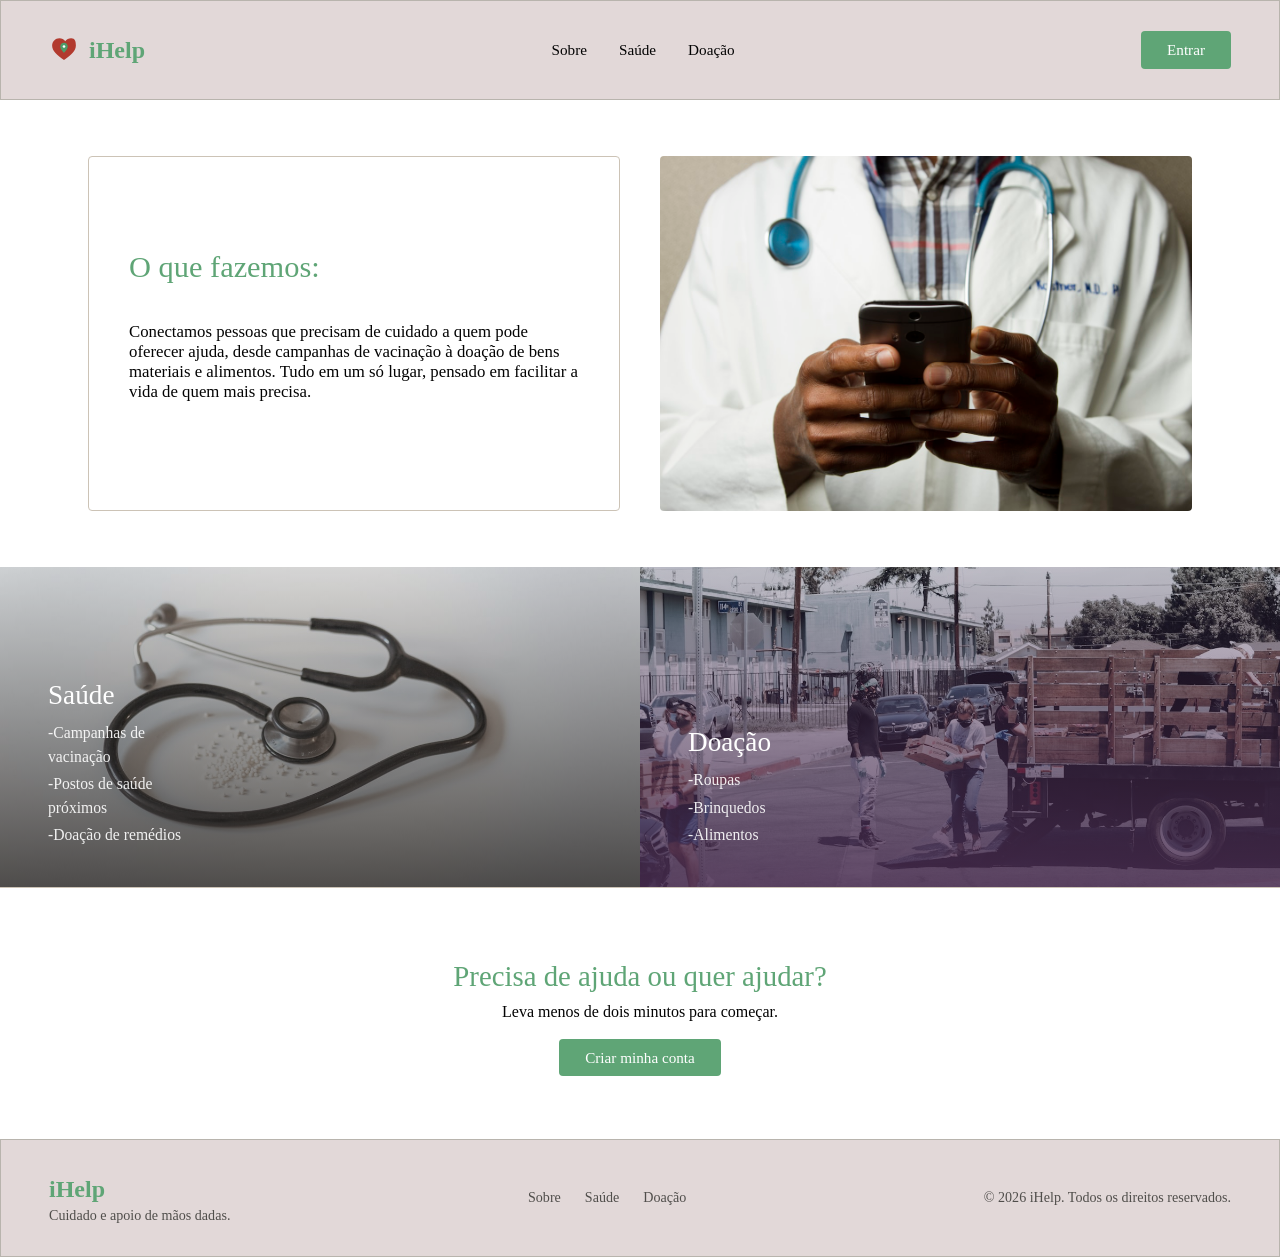
<file: index.html>
<!DOCTYPE html>
<html lang="pt-BR">

<head>

        <meta charset="UTF-8">
        <meta name="viewport" content="width=device-width, initial-scale=1.0">

        <title>iHelp — Cuidado e apoio para quem precisa</title>

        <link 
            rel="stylesheet" 
            href="PaginaInicio.css"
        >
        
</head>

<body>
    
    <header class="barra_topo">

        <p class="marca">
        <img class="icone_marca" src="ihelp.svg" alt="Ícone iHelp">
        <span class="nome_site">iHelp</span>
        </p>

        <p class="barra_topo__links">
        <a href="#sobre">Sobre</a>
        <a href="#saude">Saúde</a>
        <a href="#doacao">Doação</a>
        </p>

        <a class="btn-entrar" href="Cad.html">Entrar</a>

    </header>
    
    <main>
        
        <section class="informações" id="sobre">

            <article class="informações__card">
                <p class="informações__title">O que fazemos:</p>
                <p class="informações__text">
                    Conectamos pessoas que precisam de cuidado a quem pode oferecer ajuda,
                    desde campanhas de vacinação à doação de bens materiais e alimentos. Tudo em um só
                    lugar, pensado em facilitar a vida de quem mais precisa.
                </p>
            </article>

            <figure class="informações__photo">
                <img src="médico.jpg" alt="Médico olhando o celular">
            </figure>

        </section>
        

        
        <section class="explicações">

            <article class="painel_saúde explicações__painel--saude" id="saude">
                <div class="explicações">
                    <h2>Saúde</h2>
                    <p>-Campanhas de vacinação</p>
                    <p>-Postos de saúde próximos</p>
                    <p>-Doação de remédios</p>
                </div>
            </article>

      
            <article class="painel_doacao explicações__painel--doacao" id="doacao">
                <div class="explicações">
                    <h2>Doação</h2>
                    <p>-Roupas</p>
                    <p>-Brinquedos</p>
                    <p>-Alimentos</p>
                </div>
            </article>

        </section>
            
        <section class="chamada">

            <h2>Precisa de ajuda ou quer ajudar?</h2>
            <p>Leva menos de dois minutos para começar.</p>
            <a class="btn-entrar" href="Cad.html">Criar minha conta</a>

        </section>
        
    </main>

    
    <footer class="rodape">

        <div class="rodape__marca">
            <p class="nome_site">iHelp</p>
            <p>Cuidado e apoio de mãos dadas.</p>
        </div>

    
        <nav class="rodape__links">
            <a href="#sobre">Sobre</a>
            <a href="#saude">Saúde</a>
            <a href="#doacao">Doação</a>
        </nav>

    
        <p class="rodape__copy">© 2026 iHelp. Todos os direitos reservados.</p>

    </footer>
    
</body>

</html>
</file>
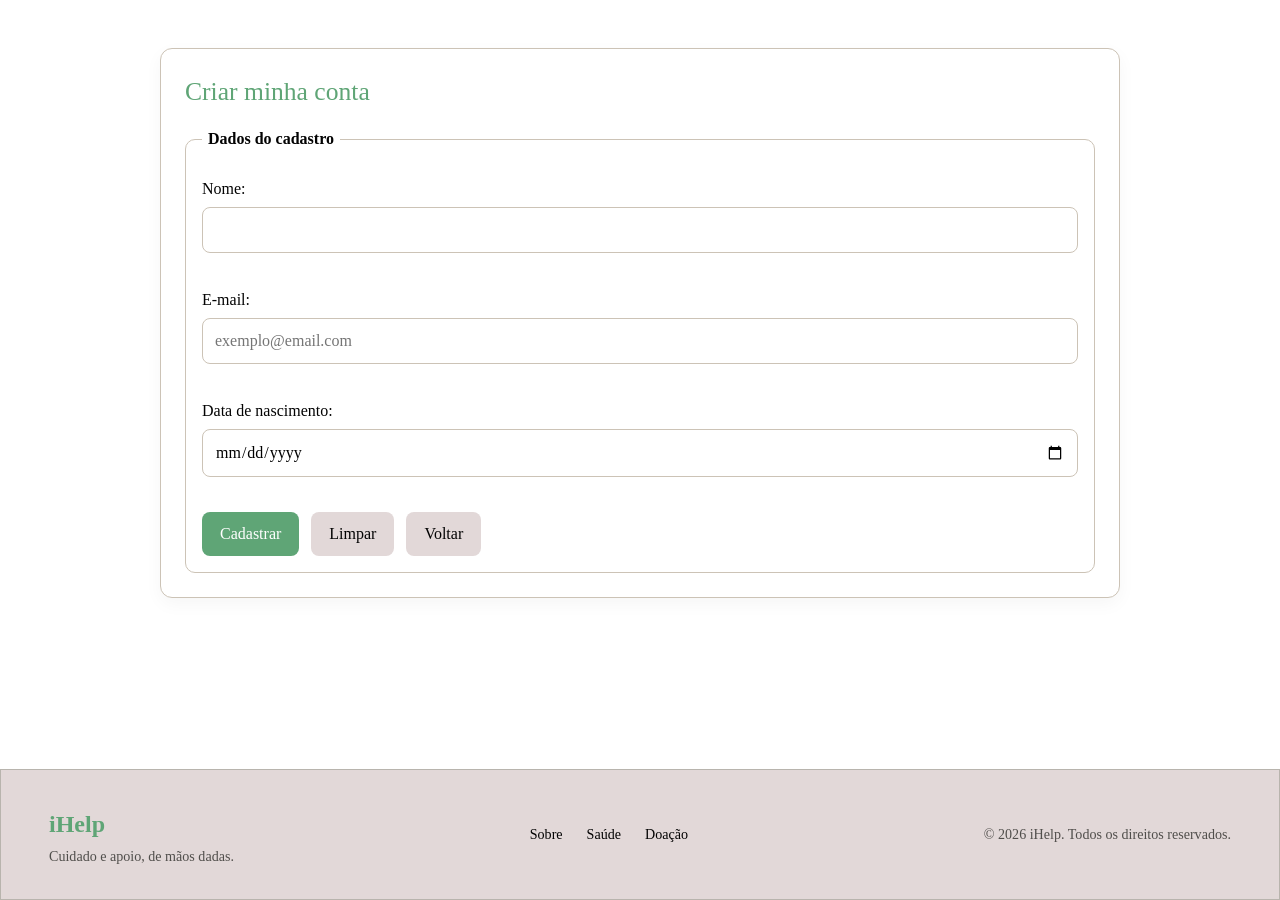
<file: Cad.html>
<!DOCTYPE html>
<html lang="pt-BR">

<head>
    <meta charset="UTF-8">
    <meta name="viewport" content="width=device-width, initial-scale=1">

    <title>iHelp — Criar minha conta</title>


    <link
        rel="stylesheet"
        href="Cad.css"
    >

    <script
        src="Cad.js"
        defer
    ></script>
</head>

<body>

    <main class="container">

        <section class="card">

            <section id="area-cadastro">

                <h2 class="destaque">
                    Criar minha conta
                </h2>

                <section
                    class="erros"
                    id="erros"
                    role="alert"
                    hidden
                >
                    <p>Cadastro não realizado:</p>
                    <menu id="erros-lista"></menu>
                </section>

                <form
                    action="mapa.html"
                    method="get"
                    id="form-cadastro"
                    novalidate
                >

                    <fieldset>

                        <legend>
                            Dados do cadastro
                        </legend>

                        <label for="nome">
                            Nome:
                        </label>

                        <input
                            type="text"
                            id="nome"
                            name="nome"
                            aria-describedby="nome-msg"
                        >
                        <small
                            class="campo__msg"
                            id="nome-msg"
                        ></small>

                        <label for="email">
                            E-mail:
                        </label>

                        <input
                            type="email"
                            id="email"
                            name="email"
                            placeholder="exemplo@email.com"
                            aria-describedby="email-msg"
                        >
                        <small
                            class="campo__msg"
                            id="email-msg"
                        ></small>

                        <label for="nascimento">
                            Data de nascimento:
                        </label>

                        <input
                            type="date"
                            id="nascimento"
                            name="nascimento"
                            aria-describedby="nascimento-msg"
                        >
                        <small
                            class="campo__msg"
                            id="nascimento-msg"
                        ></small>

                        <div class="acoes">

                            <button type="submit">
                                Cadastrar
                            </button>

                            <button
                                type="reset"
                                class="secundario"
                            >
                                Limpar
                            </button>

                            <a
                                href="index.html"
                                class="secundario"
                            >
                                Voltar
                            </a>

                        </div>

                    </fieldset>

                </form>

            </section>

            <section
                id="area-ja-cadastrado"
                hidden
            >

                <h2 class="destaque">
                    Cadastro já realizado
                </h2>

                <div class="acoes">

                    <button
                        type="button"
                        id="btn-sair"
                        class="secundario"
                    >
                        Sair da conta
                    </button>

                    <button
                        type="button"
                        id="btn-outra-conta"
                        class="secundario"
                    >
                        Entrar/Criar outra conta
                    </button>

                    <a href="mapa.html">
                        Ir para o iHelp
                    </a>

                </div>

            </section>

        </section>

    </main>

    <footer class="rodape">

        <div class="rodape__marca">
            <p class="nome_site">iHelp</p>
            <p>Cuidado e apoio, de mãos dadas.</p>
        </div>

        <div class="rodape__links">
            <a href="index.html#sobre">Sobre</a>
            <a href="index.html#saude">Saúde</a>
            <a href="index.html#doacao">Doação</a>
        </div>

        <p class="rodape__copy">© 2026 iHelp. Todos os direitos reservados.</p>

    </footer>

</body>

</html>
</file>
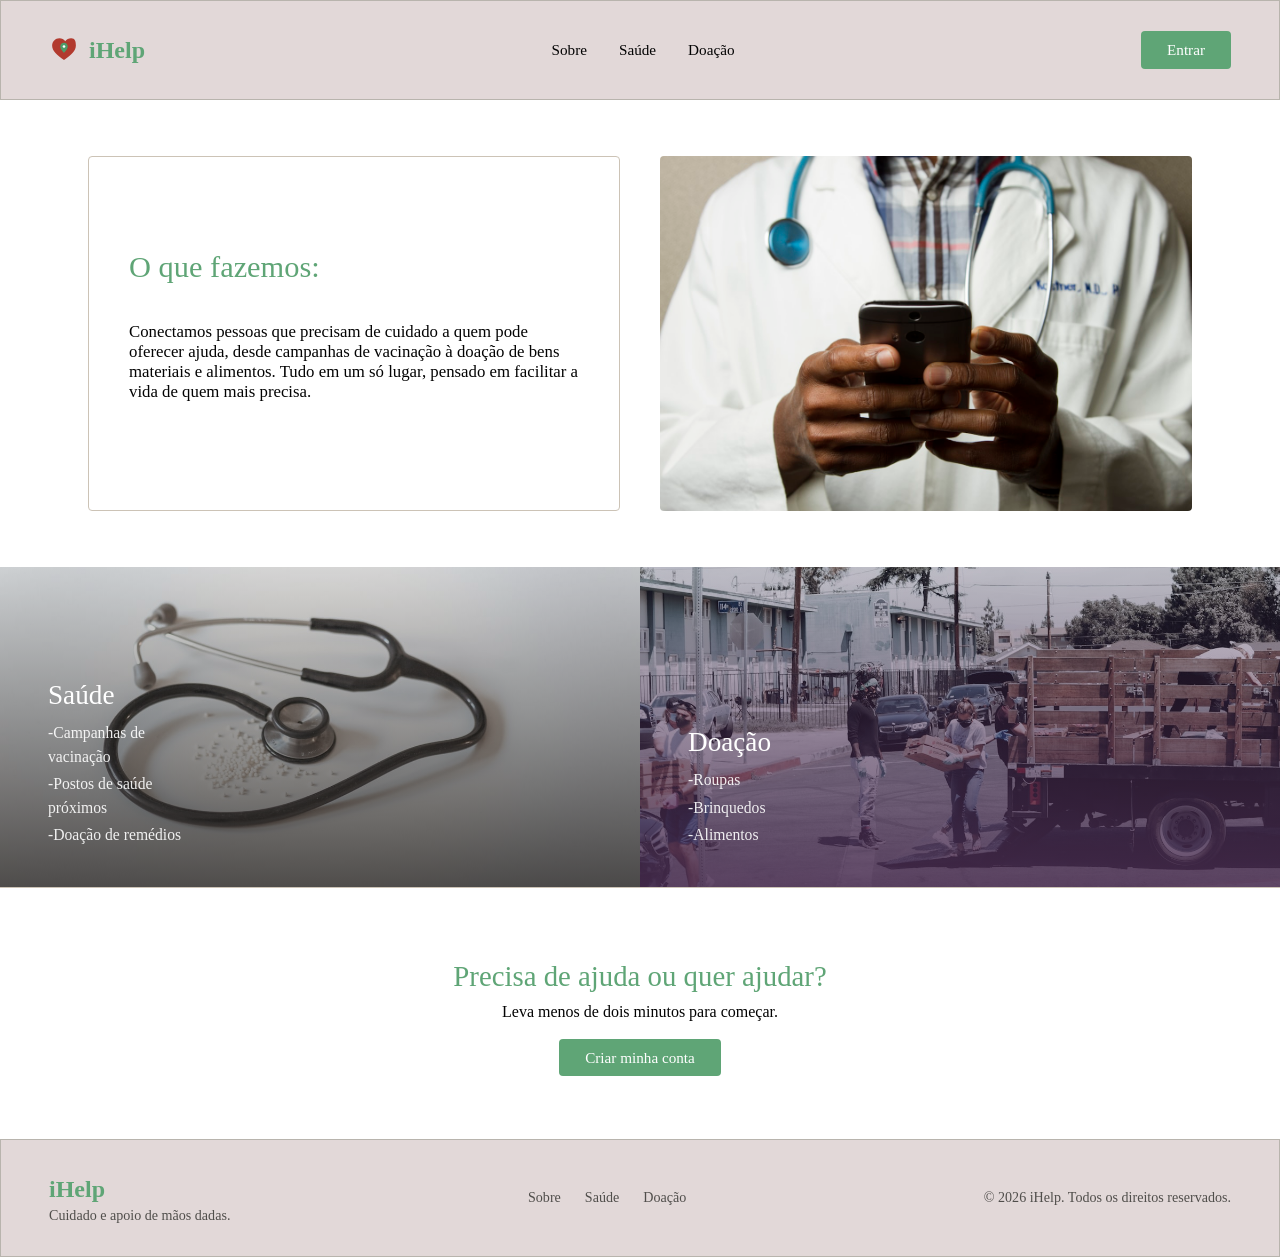
<file: PaginaInicio.html>
<!DOCTYPE html>
<html lang="pt-BR">

<head>

        <title>iHelp — Cuidado e apoio para quem precisa</title>

        <link 
            rel="stylesheet" 
            href="PaginaInicio.css"
        >
        
</head>

<body>
    
    <header class="barra_topo">

        <p class="marca">
        <img class="icone_marca" src="ihelp.svg" alt="Ícone iHelp">
        <span class="nome_site">iHelp</span>
        </p>

        <p class="barra_topo__links">
        <a href="#sobre">Sobre</a>
        <a href="#saude">Saúde</a>
        <a href="#doacao">Doação</a>
        </p>

        <a class="btn-entrar" href="Cad.html">Entrar</a>

    </header>
    
    <main>
        
        <section class="informações" id="sobre">

            <article class="informações__card">
                <p class="informações__title">O que fazemos:</p>
                <p class="informações__text">
                    Conectamos pessoas que precisam de cuidado a quem pode oferecer ajuda,
                    desde campanhas de vacinação à doação de bens materiais e alimentos. Tudo em um só
                    lugar, pensado em facilitar a vida de quem mais precisa.
                </p>
            </article>

            <figure class="informações__photo">
                <img src="médico.jpg" alt="Médico olhando o celular">
            </figure>

        </section>
        

        
        <section class="explicações">

            <article class="painel_saúde explicações__painel--saude" id="saude">
                <div class="explicações">
                    <h2>Saúde</h2>
                    <p>-Campanhas de vacinação</p>
                    <p>-Postos de saúde próximos</p>
                    <p>-Doação de remédios</p>
                </div>
            </article>

      
            <article class="painel_doacao explicações__painel--doacao" id="doacao">
                <div class="explicações">
                    <h2>Doação</h2>
                    <p>-Roupas</p>
                    <p>-Brinquedos</p>
                    <p>-Alimentos</p>
                </div>
            </article>

        </section>
            
        <section class="chamada">

            <h2>Precisa de ajuda ou quer ajudar?</h2>
            <p>Leva menos de dois minutos para começar.</p>
            <a class="btn-entrar" href="Cad.html">Criar minha conta</a>

        </section>
        
    </main>

    
    <footer class="rodape">

        <div class="rodape__marca">
            <p class="nome_site">iHelp</p>
            <p>Cuidado e apoio de mãos dadas.</p>
        </div>

    
        <nav class="rodape__links">
            <a href="#sobre">Sobre</a>
            <a href="#saude">Saúde</a>
            <a href="#doacao">Doação</a>
        </nav>

    
        <p class="rodape__copy">© 2026 iHelp. Todos os direitos reservados.</p>

    </footer>
    
</body>

</html>
</file>
<file: PaginaInicio.css>
* { box-sizing: border-box; }

:root {
  --p: #5fa576;            
  --p-escuro: #35724a;     
  --cinza-claro: #e2d8d8;  
  --cinza-borda: #b8b4ad;  
  --branco: #FFFFFF;       
  --preto: #030303;        
  --cinza: #504e4b;        
  --linha: #ccc3b6;         

  --raio: 4px; 
}

html { scroll-behavior: smooth; } 

body { margin: 0; }

a { color: inherit; }

img {
  max-width: 100%;
  height: auto;
  display: block;
}


.barra_topo {
  display: flex;
  flex-direction: column;
  align-items: flex-start;
  gap: 12px;
  padding: 16px;
  background: var(--cinza-claro);
  border: 1px solid var(--cinza-borda); 
}

.marca,
.barra_topo__links {
  margin: 0;
}

.marca {
  display: flex;
  align-items: center;
  gap: 10px;
}

.icone_marca {
  width: 30px;
  height: 30px;
}

.nome_site {
  font-size: 1.5rem;
  font-weight: 600;
  color: var(--p); 
}

.barra_topo__links {
  display: flex;
  flex-wrap: wrap;
  gap: 8px 20px;
  font-size: 0.95rem;
}

.barra_topo__links a {
  text-decoration: none;
  color: var(--preto);
}

.barra_topo__links a:hover { color: var(--p); } 

.btn-entrar {
  font-weight: 500;
  font-size: 0.95rem;
  text-decoration: none;
  color: var(--branco);
  background: var(--p);
  padding: 10px 26px;
  border-radius: var(--raio);
}

.btn-entrar:hover {
  background: var(--p-escuro); 
  border-color: var(--p-escuro);
}

.informações {
  display: grid;
  grid-template-columns: 1fr;
  gap: 24px;
  align-items: stretch; 
  padding: 24px 16px;
  max-width: 1200px;
  margin: 0 auto; 
}


.informações__card {
  border: 1px solid var(--linha);
  border-radius: var(--raio);
  padding: 24px;
  display: flex;
  flex-direction: column;
  justify-content: center; 
}

.informações__title {
  font-size: 1.5rem;
  font-weight: 500;
  color: var(--p);
  margin: 0 0 20px;
  line-height: 1.25;
}

.informações__text {
  font-size: 1.05rem;
  color: var(--preto);
}


.informações__photo {
  margin: 0;
  border-radius: var(--raio);
  overflow: hidden; 
  height: 260px;
}

.informações__photo img {
  width: 100%;
  height: 100%;
  object-fit: cover; 
}



.explicações {
  display: grid;
  grid-template-columns: 1fr;
}


.painel_saúde,
.painel_doacao {
  position: relative;
  min-height: 320px;
  display: flex;
  align-items: flex-end; 
  background-size: cover;
  background-position: center;
  color: var(--branco); 
}


.painel_saúde {
  background-image: linear-gradient(180deg, rgba(32,29,27,0.15) 0%, rgba(32,29,27,0.78) 100%),
    url("Saúde.jpg");
}


.painel_doacao {
  background-image: linear-gradient(180deg, rgba(75,46,82,0.15) 0%, rgba(75,46,82,0.85) 100%),
    url("Doação.jpg");
}


.painel_saúde > .explicações,
.painel_doacao > .explicações {
  display: block; 
  padding: 24px 16px;
  max-width: 30ch;
}

.painel_saúde h2,
.painel_doacao h2 {
  font-weight: 500;
  font-size: 1.7rem;
  margin: 0 0 10px;
}

.painel_saúde p,
.painel_doacao p {
  margin: 0 0 4px; 
  line-height: 1.5;
  font-size: 0.98rem;
  color: rgba(255,255,255,0.9); 
}


.chamada {
  text-align: center;
  padding: 48px 16px;
  background: var(--branco);
  border-top: 1px solid var(--linha); 
}

.chamada h2 {
  font-weight: 500;
  font-size: 1.5rem;
  color: var(--p);
  margin: 0 0 10px;
}

.chamada p {
  margin: 0 0 28px;
  color: var(--preto);
}


.rodape {
  display: flex;
  flex-direction: column;
  align-items: flex-start;
  gap: 16px;
  padding: 24px 16px;
  background: var(--cinza-claro);
  border: 1px solid var(--cinza-borda);
  font-size: 0.88rem;
  color: var(--cinza);
}

.rodape__marca p { margin: 4px 0 0; }

.rodape__links {
  display: flex;
  flex-wrap: wrap;
  gap: 8px 16px;
}

.rodape__links a { text-decoration: none; }
.rodape__links a:hover { color: var(--p); }

.rodape__copy { margin: 0; }


@media (min-width: 960px) {

  .barra_topo {
    flex-direction: row;
    justify-content: space-between;
    align-items: center;
    gap: 24px;
    padding: 18px 48px;
  }


  .marca,
  .barra_topo__links {
    margin: 1em 0;
  }

  .barra_topo__links {
    gap: 32px;
  }

  .informações {
    grid-template-columns: 1fr 1fr;
    gap: 40px;
    padding: 56px 48px;
  }

  .informações__card {
    padding: 40px;
  }

  .informações__title {
    font-size: 1.9rem;
  }

  .informações__photo {
    height: auto;
    min-height: 320px;
  }

  .explicações {
    grid-template-columns: 1fr 1fr;
  }

  .painel_saúde > .explicações,
  .painel_doacao > .explicações {
    padding: 36px 48px;
  }

  .chamada {
    padding: 72px 24px;
  }

  .chamada h2 {
    font-size: 1.8rem;
  }

  .rodape {
    flex-direction: row;
    flex-wrap: wrap;
    justify-content: space-between;
    align-items: center;
    gap: 20px;
    padding: 32px 48px;
  }

  .rodape__links {
    gap: 24px;
  }
}
</file>
<file: Cad.css>
* {box-sizing: border-box;}

:root {

    --p: #5fa576;             

    --p-escuro: #35724a;      

    --cinza-claro: #e2d8d8;   

    --cinza-borda: #b8b4ad;   

    --branco: #FFFFFF;

    --preto: #030303;

    --cinza: #504e4b;

    --linha: #ccc3b6;          

    --erro: #951d17;

    --erro-fundo: #fdeceb;
}


html,
body {

    margin: 0;

    padding: 0;

    color: var(--preto);

    background: var(--branco);

    line-height: 1.5;
}

body {

    min-height: 100vh;

    display: flex;

    flex-direction: column;
}

.container {

    width: min(100% - 32px, 960px);

    margin: 24px auto;
}

.card {

    background: var(--branco);

    border:
        1px solid
        var(--linha);

    border-radius: 12px;

    padding: 16px;

    box-shadow:
        0 6px 18px
        rgba(0, 0, 0, 0.04);
}

.destaque {

    margin: 0 0 8px;

    font-weight: 500;

    font-size: 1.4rem;

    color: var(--p);
}

.erros {

    margin: 12px 0 0;

    padding: 12px 16px;

    border:
        1px solid
        var(--erro);

    border-radius: 10px;

    background: var(--erro-fundo);

    color: var(--erro);
}

.erros p {

    margin: 0 0 6px;

    font-weight: 700;
}

.erros menu {

    margin: 0;

    padding-left: 20px;
}

form fieldset {

    min-width: 0;

    border:
        1px solid
        var(--linha);

    border-radius: 10px;

    padding: 12px;

    margin: 16px 0 0;
}

legend {

    font-weight: 700;

    padding: 0 6px;
}

label {

    display: block;

    margin: 10px 0 6px;
}

input,
select,
textarea {

    width: 100%;

    max-width: 100%;

    padding: 10px 12px;

    border:
        1px solid
        var(--linha);

    border-radius: 8px;

    background: var(--branco);

    font: inherit;
}

input:hover,
textarea:hover {
    border-color: var(--cinza);
}

input:focus,
select:focus,
textarea:focus {

    outline:
        3px solid
        rgba(78, 155, 104, 0.2);

    border-color:
        var(--p);
}

input.campo--ok {
    border-color: var(--p);
}

input.campo--erro {
    border-color: var(--erro);
}

input.campo--erro:focus {
    outline-color: rgba(179, 38, 30, 0.2);
}

.campo__msg {

    display: block;

    min-height: 1.3rem;

    margin-top: 4px;

    font-size: 0.85rem;
}

.campo__msg--ok {
    color: var(--p-escuro);
}

.campo__msg--erro {
    color: var(--erro);
}

.acoes {

    display: flex;

    flex-direction: column;

    gap: 12px;

    margin-top: 10px;
}

button,
.acoes a {

    cursor: pointer;

    border: none;

    padding: 10px 18px;

    border-radius: 8px;

    font-weight: 700;

    background: var(--p);

    color: var(--branco);

    text-decoration: none;

    text-align: center;

    display: inline-block;

    font: inherit;
}

button:hover,
.acoes a:hover {

    background: var(--p-escuro);
}

button.secundario,
.acoes a.secundario {

    background: var(--cinza-claro);

    color: var(--preto);
}

button.secundario:hover,
.acoes a.secundario:hover {

    background: var(--cinza-borda);
}

.rodape {
  display: flex;
  flex-direction: column;
  align-items: flex-start;
  gap: 16px;
  margin-top: auto;
  padding: 24px 16px;
  background: var(--cinza-claro);
  border: 1px solid var(--cinza-borda);
  font-size: 0.88rem;
  color: var(--cinza);
}

.rodape__marca p {
    margin: 4px 0 0;
    
}

.rodape__links {
    display: flex;
    flex-wrap: wrap;
    gap: 8px 16px;
}

.rodape__links a {
    text-decoration: none;
    color: var(--preto);
}

.rodape__links a:hover {
    color: var(--p);
}

.rodape__copy {
    margin: 0;
}

.nome_site {
  font-size: 1.5rem;
  font-weight: 600;
  color: var(--p); 
}

@media (min-width: 960px) {

    .container {
        margin: 48px auto;
    }

    .card {
        padding: 24px;
    }

    .destaque {
        font-size: 1.6rem;
    }

    form fieldset {
        padding: 16px;
    }

    .acoes {
        flex-direction: row;
        flex-wrap: wrap;
    }

    .rodape {
        flex-direction: row;
        flex-wrap: wrap;
        justify-content: space-between;
        align-items: center;
        gap: 20px;
        padding: 32px 48px;
    }

    .rodape__links {
        gap: 24px;
    }
}
</file>
